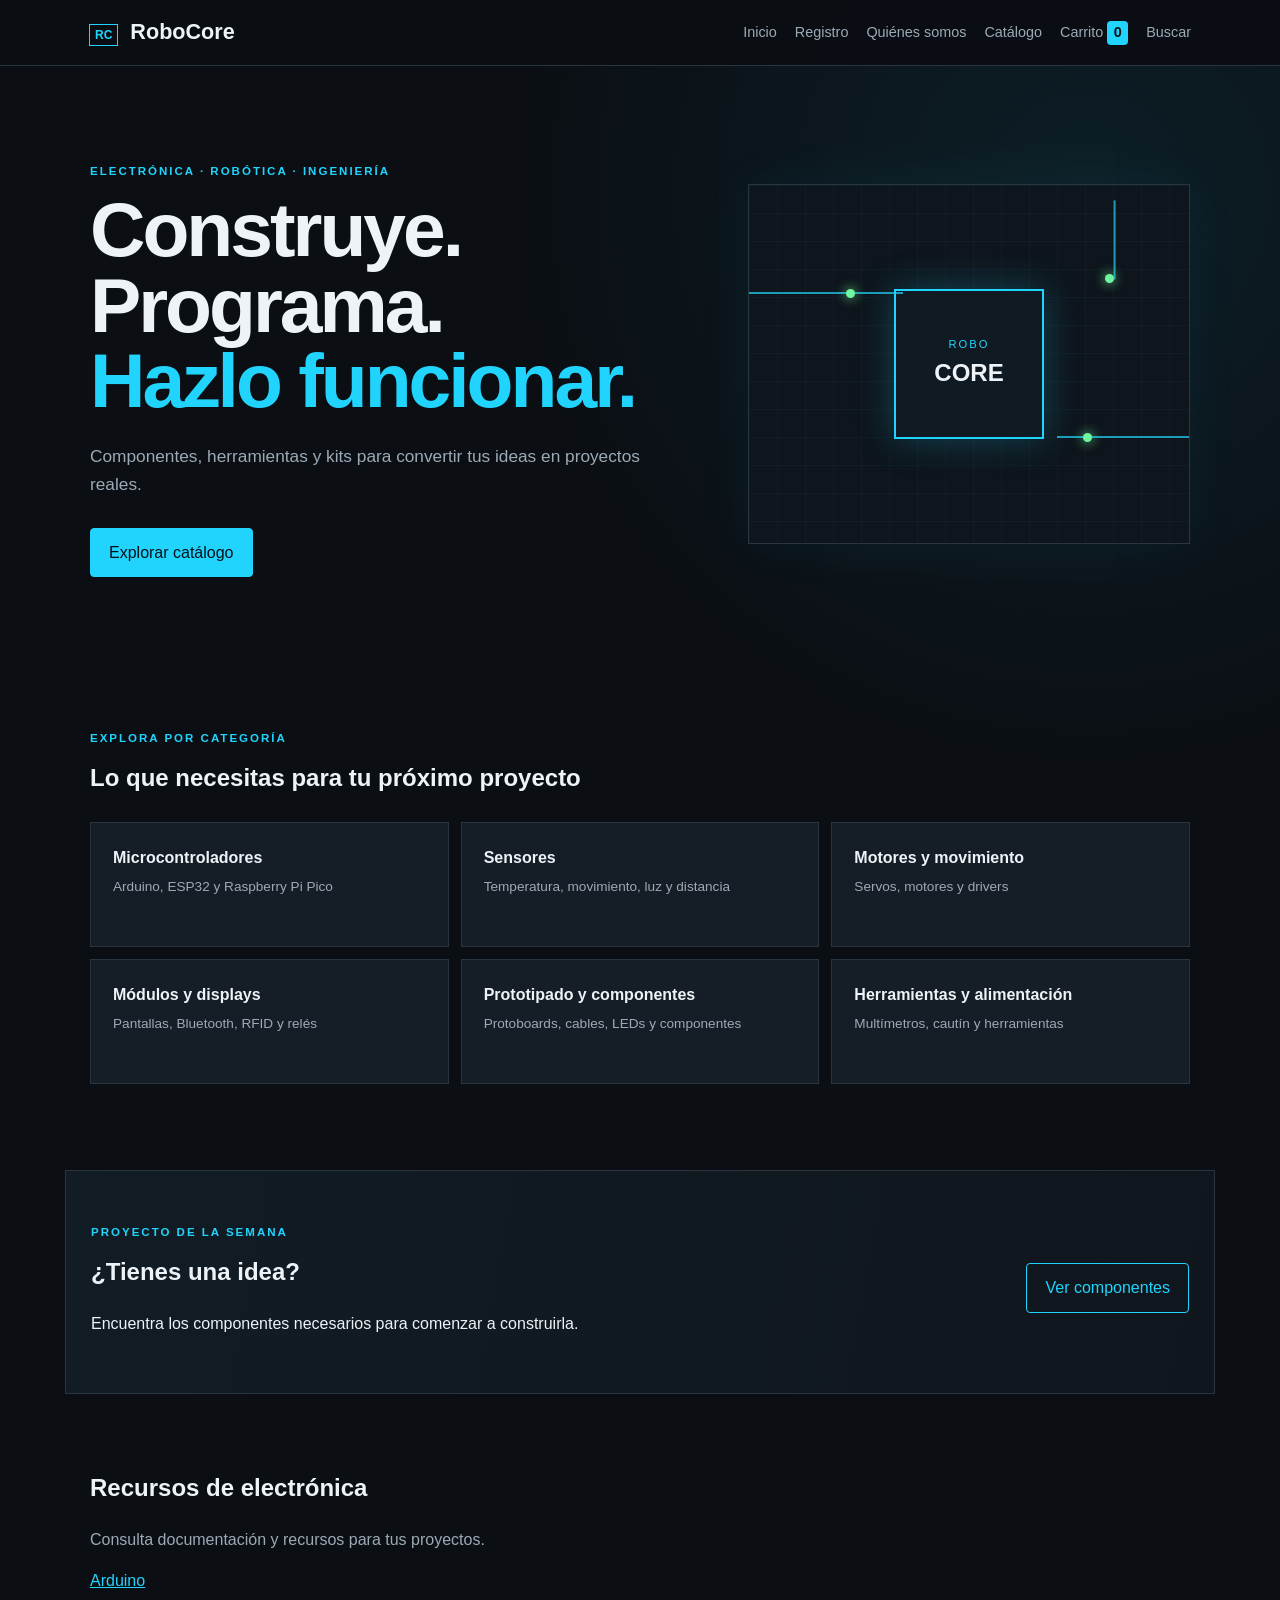
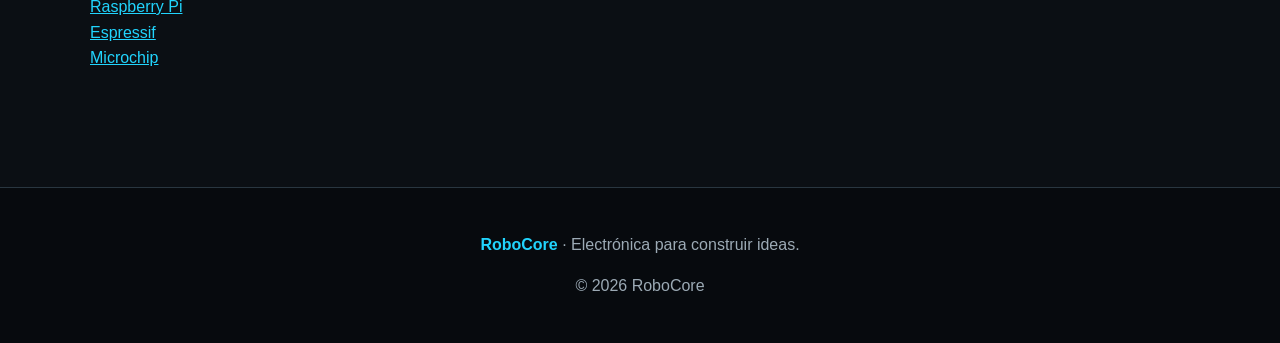
<file: index.html>
<!DOCTYPE html>
<html lang="es">

<head>
    <meta charset="UTF-8">
    <meta name="viewport" content="width=device-width, initial-scale=1.0">
    <title>RoboCore | Inicio</title>
    <link rel="stylesheet" href="assets/styles.css">
</head>

<body>
    <header>
        <nav>
            <a class="logo" href="index.html"><span>RC</span> RoboCore</a>
            <ul>
                <li><a href="index.html">Inicio</a></li>
                <li><a href="web/registro.html">Registro</a></li>
                <li><a href="web/nosotros.html">Quiénes somos</a></li>
                <li><a href="web/catalogo.html">Catálogo</a></li>
                <li><a href="web/carrito.html">Carrito <span id="cart-count">0</span></a></li>
                <li><a href="web/busqueda.html">Buscar</a></li>
            </ul>
        </nav>
    </header>
    <main>
        <section class="hero">
            <div>
                <p class="eyebrow">ELECTRÓNICA · ROBÓTICA · INGENIERÍA</p>
                <h1>Construye.<br>Programa.<br><span>Hazlo funcionar.</span></h1>
                <p>Componentes, herramientas y kits para convertir tus ideas en proyectos reales.</p>
                <a class="btn" href="web/catalogo.html">Explorar catálogo</a>
            </div>
            <div class="circuit-card">
                <div class="chip"><span>ROBO</span><strong>CORE</strong></div>
                <div class="circuit-line line-a"></div>
                <div class="circuit-line line-b"></div>
                <div class="circuit-line line-c"></div>
                <div class="node node-a"></div>
                <div class="node node-b"></div>
                <div class="node node-c"></div>
            </div>
        </section>

        <section class="section">
            <p class="eyebrow">EXPLORA POR CATEGORÍA</p>
            <h2>Lo que necesitas para tu próximo proyecto</h2>
            <ul class="category-list">
                <li><a href="web/catalogo.html#microcontroladores"><strong>Microcontroladores</strong><span>Arduino, ESP32 y Raspberry Pi Pico</span></a></li>
                <li><a href="web/catalogo.html#sensores"><strong>Sensores</strong><span>Temperatura, movimiento, luz y distancia</span></a></li>
                <li><a href="web/catalogo.html#motores"><strong>Motores y movimiento</strong><span>Servos, motores y drivers</span></a></li>
                <li><a href="web/catalogo.html#modulos"><strong>Módulos y displays</strong><span>Pantallas, Bluetooth, RFID y relés</span></a></li>
                <li><a href="web/catalogo.html#prototipado"><strong>Prototipado y componentes</strong><span>Protoboards, cables, LEDs y componentes</span></a></li>
                <li><a href="web/catalogo.html#herramientas"><strong>Herramientas y alimentación</strong><span>Multímetros, cautín y herramientas</span></a></li>
            </ul>
        </section>

        <section class="section project-banner">
            <div>
                <p class="eyebrow">PROYECTO DE LA SEMANA</p>
                <h2>¿Tienes una idea?</h2>
                <p>Encuentra los componentes necesarios para comenzar a construirla.</p>
            </div>
            <a class="btn secondary" href="web/catalogo.html">Ver componentes</a>
        </section>

        <section class="section">
            <h2>Recursos de electrónica</h2>
            <p>Consulta documentación y recursos para tus proyectos.</p>

            <ul class="external-links">
                <li>
                    <a class="external-link" href="https://www.arduino.cc/" target="_blank" rel="noopener">
                        Arduino
                    </a>
                </li>
                    
                <li>
                    <a class="external-link" href="https://www.raspberrypi.com/" target="_blank" rel="noopener">
                        Raspberry Pi
                    </a>
                </li>

                <li>
                    <a class="external-link" href="https://www.espressif.com/" target="_blank" rel="noopener">
                        Espressif
                    </a>
                </li>

                <li>
                    <a class="external-link" href="https://www.microchip.com/" target="_blank" rel="noopener">
                        Microchip
                    </a>
                </li>
            </ul>
        </section>
    </main>
    <footer>
        <p><strong>RoboCore</strong> · Electrónica para construir ideas.</p>
        <p>&copy; 2026 RoboCore</p>
    </footer>
    <script src="web/script.js"></script>
</body>

</html>
</file>
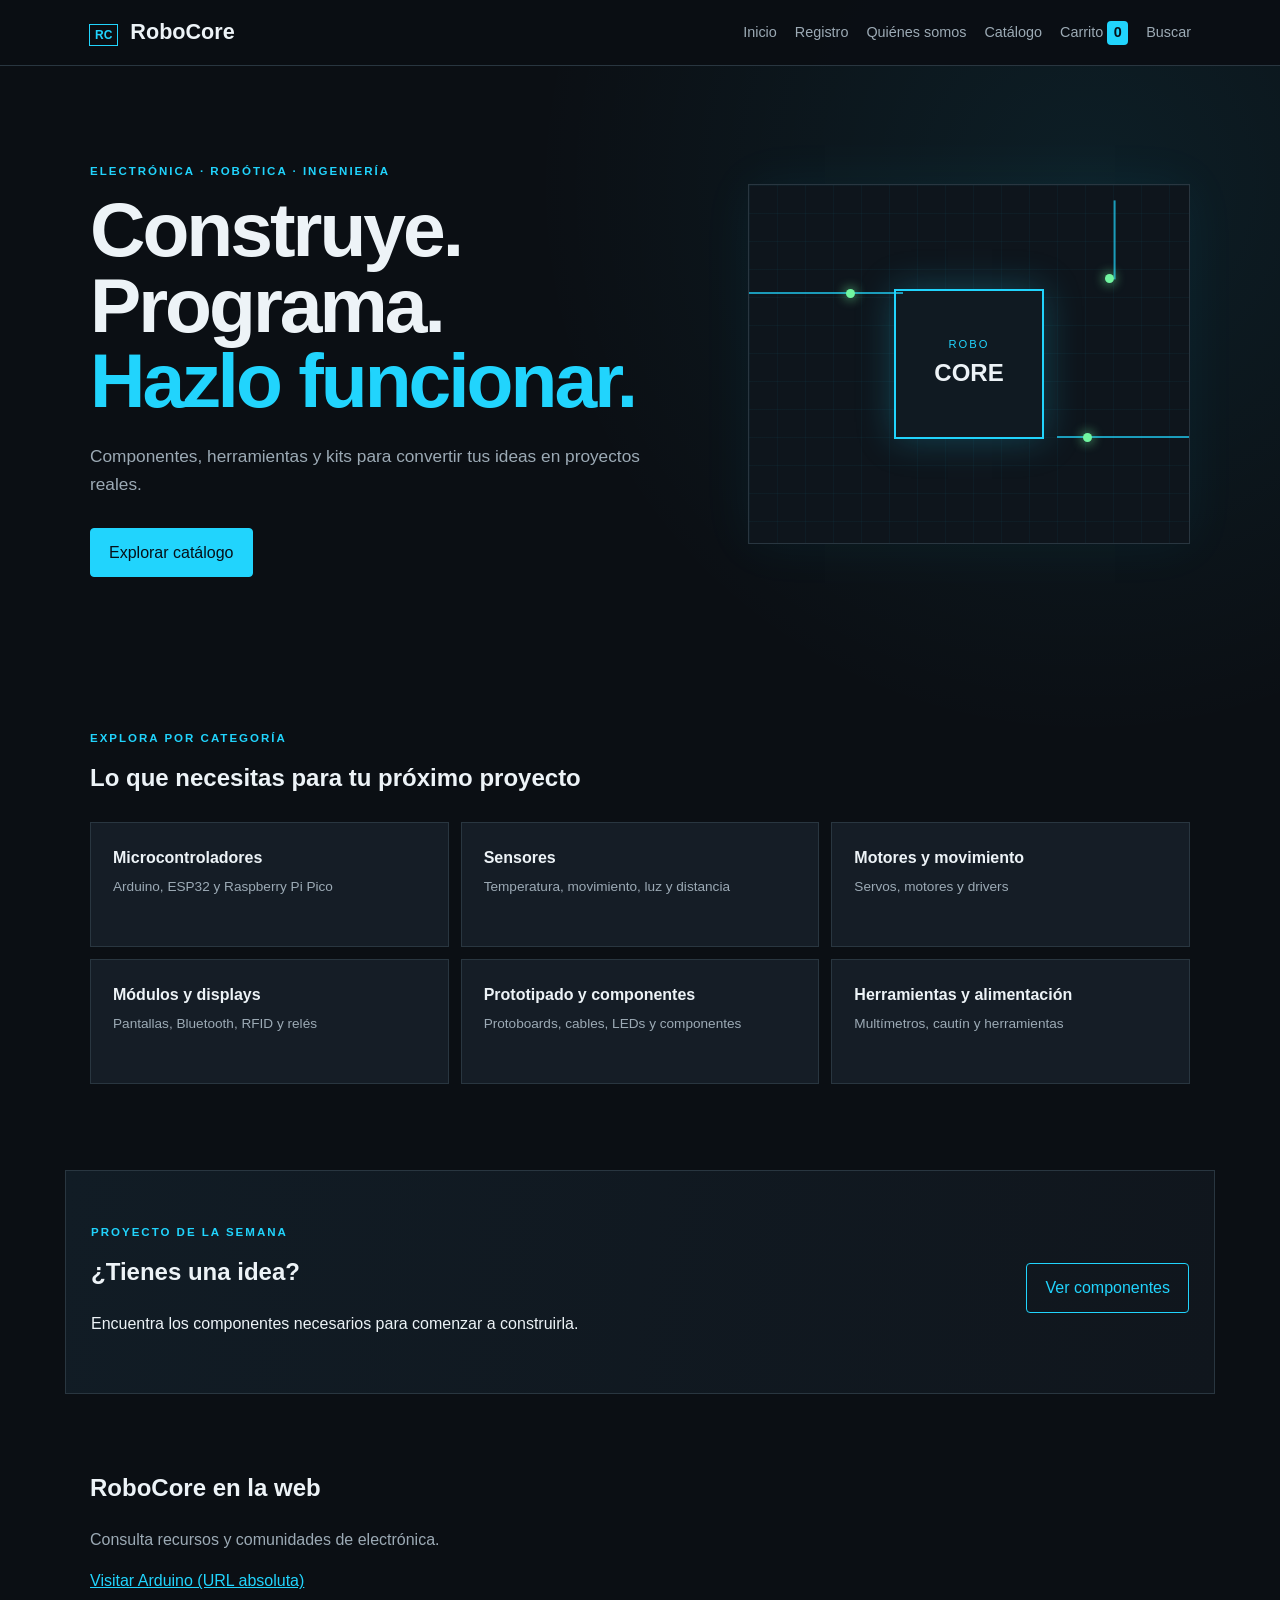
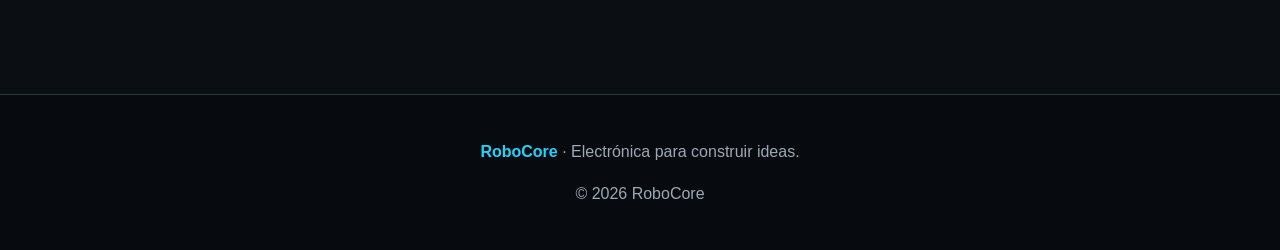
<file: web/index.html>
<!DOCTYPE html>
<html lang="es">

<head>
    <meta charset="UTF-8">
    <meta name="viewport" content="width=device-width, initial-scale=1.0">
    <title>RoboCore | Inicio</title>
    <link rel="stylesheet" href="../assets/styles.css">
</head>

<body>
    <header>
        <nav>
            <a class="logo" href="index.html"><span>RC</span> RoboCore</a>
            <ul>
                <li><a href="index.html">Inicio</a></li>
                <li><a href="registro.html">Registro</a></li>
                <li><a href="nosotros.html">Quiénes somos</a></li>
                <li><a href="catalogo.html">Catálogo</a></li>
                <li><a href="carrito.html">Carrito <span id="cart-count">0</span></a></li>
                <li><a href="busqueda.html">Buscar</a></li>
            </ul>
        </nav>
    </header>
    <main>
        <section class="hero">
            <div>
                <p class="eyebrow">ELECTRÓNICA · ROBÓTICA · INGENIERÍA</p>
                <h1>Construye.<br>Programa.<br><span>Hazlo funcionar.</span></h1>
                <p>Componentes, herramientas y kits para convertir tus ideas en proyectos reales.</p>
                <a class="btn" href="catalogo.html">Explorar catálogo</a>
            </div>
            <div class="circuit-card">
                <div class="chip"><span>ROBO</span><strong>CORE</strong></div>
                <div class="circuit-line line-a"></div>
                <div class="circuit-line line-b"></div>
                <div class="circuit-line line-c"></div>
                <div class="node node-a"></div>
                <div class="node node-b"></div>
                <div class="node node-c"></div>
            </div>
        </section>

        <section class="section">
            <p class="eyebrow">EXPLORA POR CATEGORÍA</p>
            <h2>Lo que necesitas para tu próximo proyecto</h2>
            <ul class="category-list">
                <li><a href="catalogo.html#microcontroladores"><strong>Microcontroladores</strong><span>Arduino, ESP32 y Raspberry Pi Pico</span></a></li>
                <li><a href="catalogo.html#sensores"><strong>Sensores</strong><span>Temperatura, movimiento, luz y distancia</span></a></li>
                <li><a href="catalogo.html#motores"><strong>Motores y movimiento</strong><span>Servos, motores y drivers</span></a></li>
                <li><a href="catalogo.html#modulos"><strong>Módulos y displays</strong><span>Pantallas, Bluetooth, RFID y relés</span></a></li>
                <li><a href="catalogo.html#prototipado"><strong>Prototipado y componentes</strong><span>Protoboards, cables, LEDs y componentes</span></a></li>
                <li><a href="catalogo.html#herramientas"><strong>Herramientas y alimentación</strong><span>Multímetros, cautín y herramientas</span></a></li>
            </ul>
        </section>

        <section class="section project-banner">
            <div>
                <p class="eyebrow">PROYECTO DE LA SEMANA</p>
                <h2>¿Tienes una idea?</h2>
                <p>Encuentra los componentes necesarios para comenzar a construirla.</p>
            </div>
            <a class="btn secondary" href="catalogo.html">Ver componentes</a>
        </section>

        <section class="section">
            <h2>RoboCore en la web</h2>
            <p>Consulta recursos y comunidades de electrónica.</p>
            <a class="external-link" href="https://www.arduino.cc/" target="_blank" rel="noopener">Visitar Arduino (URL absoluta)</a>
        </section>
    </main>
    <footer>
        <p><strong>RoboCore</strong> · Electrónica para construir ideas.</p>
        <p>&copy; 2026 RoboCore</p>
    </footer>
    <script src="script.js"></script>
</body>

</html>
</file>
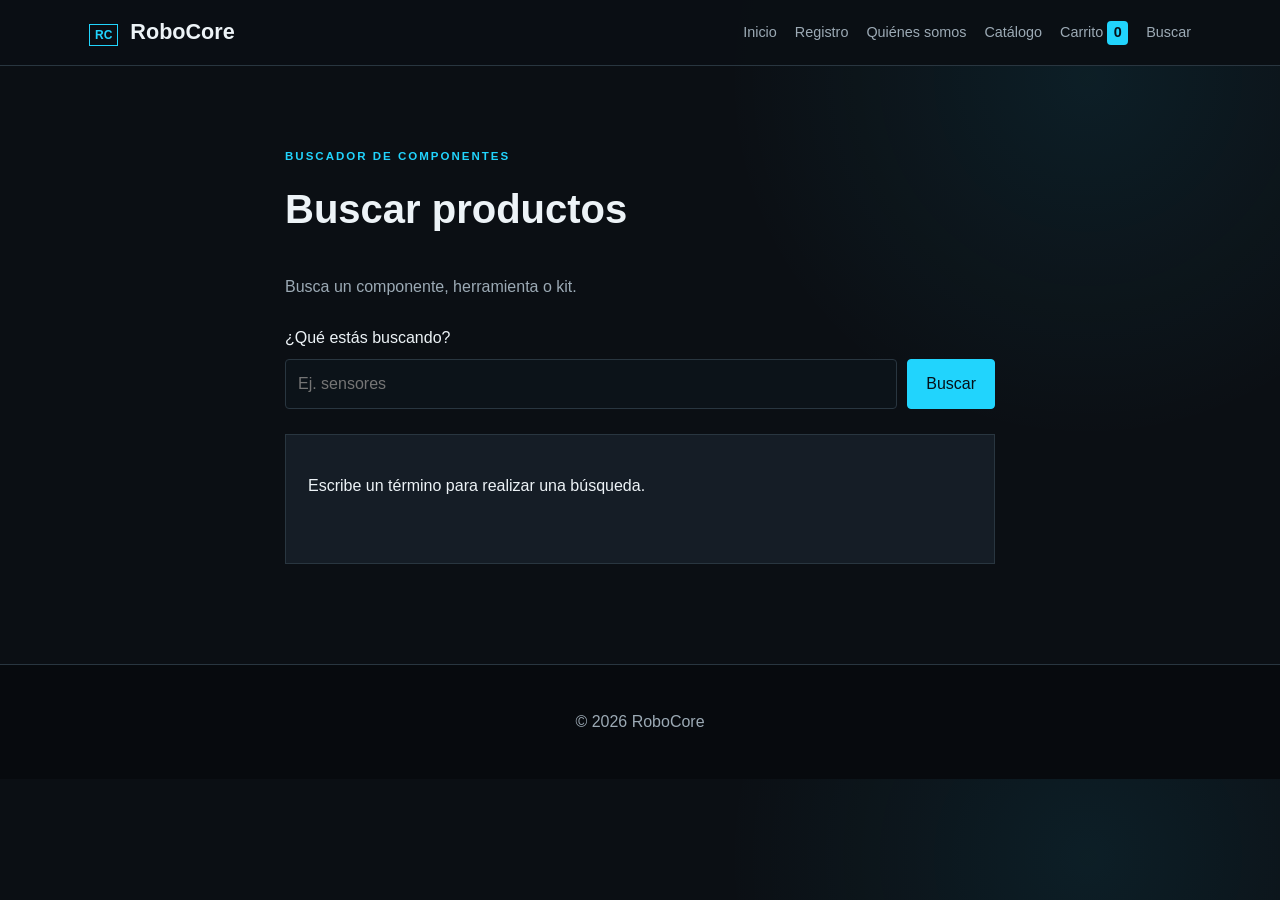
<file: web/busqueda.html>
<!DOCTYPE html>
<html lang="es">

<head>
    <meta charset="UTF-8">
    <meta name="viewport" content="width=device-width, initial-scale=1.0">
    <title>RoboCore | Búsqueda</title>
    <link rel="stylesheet" href="../assets/styles.css">
</head>

<body>
    <header>
        <nav>
            <a class="logo" href="index.html"><span>RC</span> RoboCore</a>
            <ul>
                <li><a href="../index.html">Inicio</a></li>
                <li><a href="registro.html">Registro</a></li>
                <li><a href="nosotros.html">Quiénes somos</a></li>
                <li><a href="catalogo.html">Catálogo</a></li>
                <li><a href="carrito.html">Carrito <span id="cart-count">0</span></a></li>
                <li><a href="busqueda.html">Buscar</a></li>
            </ul>
        </nav>
    </header>
    <main class="page">
        <section class="section narrow">
            <p class="eyebrow">BUSCADOR DE COMPONENTES</p>
            <h1>Buscar productos</h1>
            <p>Busca un componente, herramienta o kit.</p>
            <form id="search-form"><label for="search">¿Qué estás buscando?</label>
                <div class="search-row"><input type="text" id="search" placeholder="Ej. sensores"><button
                        type="submit">Buscar</button></div>
            </form>
            <div id="search-results" class="results">
                <p>Escribe un término para realizar una búsqueda.</p>
            </div>
        </section>
    </main>
    <footer>
        <p>&copy; 2026 RoboCore</p>
    </footer>
    <script src="script.js"></script>
</body>

</html>
</file>
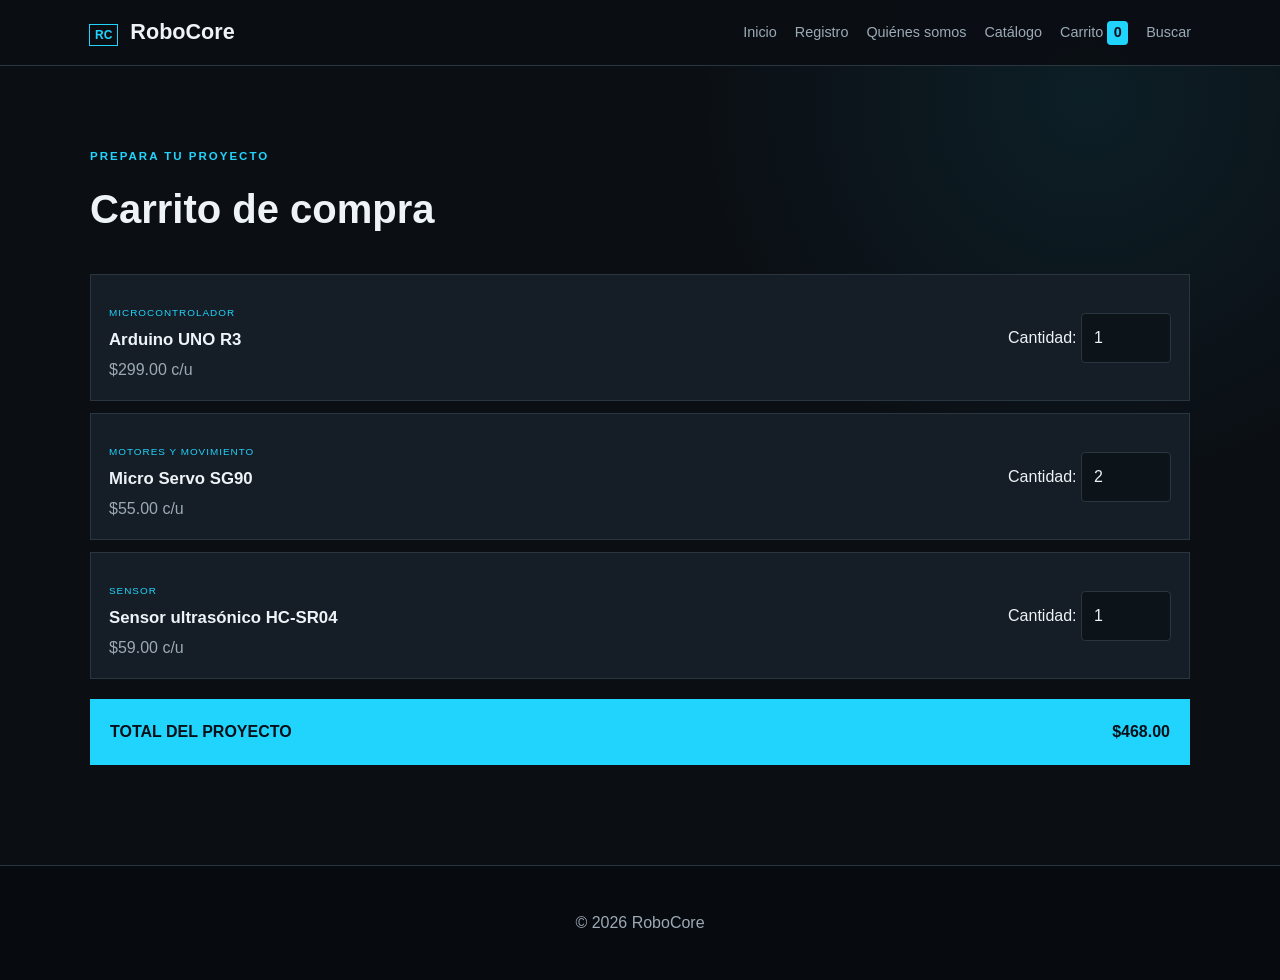
<file: web/carrito.html>
<!DOCTYPE html>
<html lang="es">
<head>
    <meta charset="UTF-8">
    <meta name="viewport" content="width=device-width, initial-scale=1.0">
    <title>RoboCore | Carrito</title>
    <link rel="stylesheet" href="../assets/styles.css">
</head>
<body>
<header>
    <nav>
        <a class="logo" href="index.html"><span>RC</span> RoboCore</a>
        <ul>
            <li><a href="../index.html">Inicio</a></li>
            <li><a href="registro.html">Registro</a></li>
            <li><a href="nosotros.html">Quiénes somos</a></li>
            <li><a href="catalogo.html">Catálogo</a></li>
            <li><a href="carrito.html">Carrito <span id="cart-count">0</span></a></li>
            <li><a href="busqueda.html">Buscar</a></li>
        </ul>
    </nav>
</header>
<main class="page">
    <section class="section">
        <p class="eyebrow">PREPARA TU PROYECTO</p>
        <h1>Carrito de compra</h1>
        <div class="cart-item">
            <div>
                <span class="tag">MICROCONTROLADOR</span>
                <h2>Arduino UNO R3</h2>
                <p>$299.00 c/u</p>
            </div>
            <label>Cantidad: <input class="quantity" type="number" min="0" step="1" value="1" data-price="299"></label>
        </div>
        <div class="cart-item">
            <div>
                <span class="tag">MOTORES Y MOVIMIENTO</span>
                <h2>Micro Servo SG90</h2>
                <p>$55.00 c/u</p>
            </div>
            <label>Cantidad: <input class="quantity" type="number" min="0" step="1" value="2" data-price="55"></label>
        </div>
        <div class="cart-item">
            <div>
                <span class="tag">SENSOR</span>
                <h2>Sensor ultrasónico HC-SR04</h2>
                <p>$59.00 c/u</p>
            </div>
            <label>Cantidad: <input class="quantity" type="number" min="0" step="1" value="1" data-price="59"></label>
        </div>
        <div class="total-box"><span>TOTAL DEL PROYECTO</span><strong id="cart-total">$468.00</strong></div>
    </section>
</main>
<footer><p>&copy; 2026 RoboCore</p></footer>
<script src="script.js"></script>
</body>
</html>
</file>
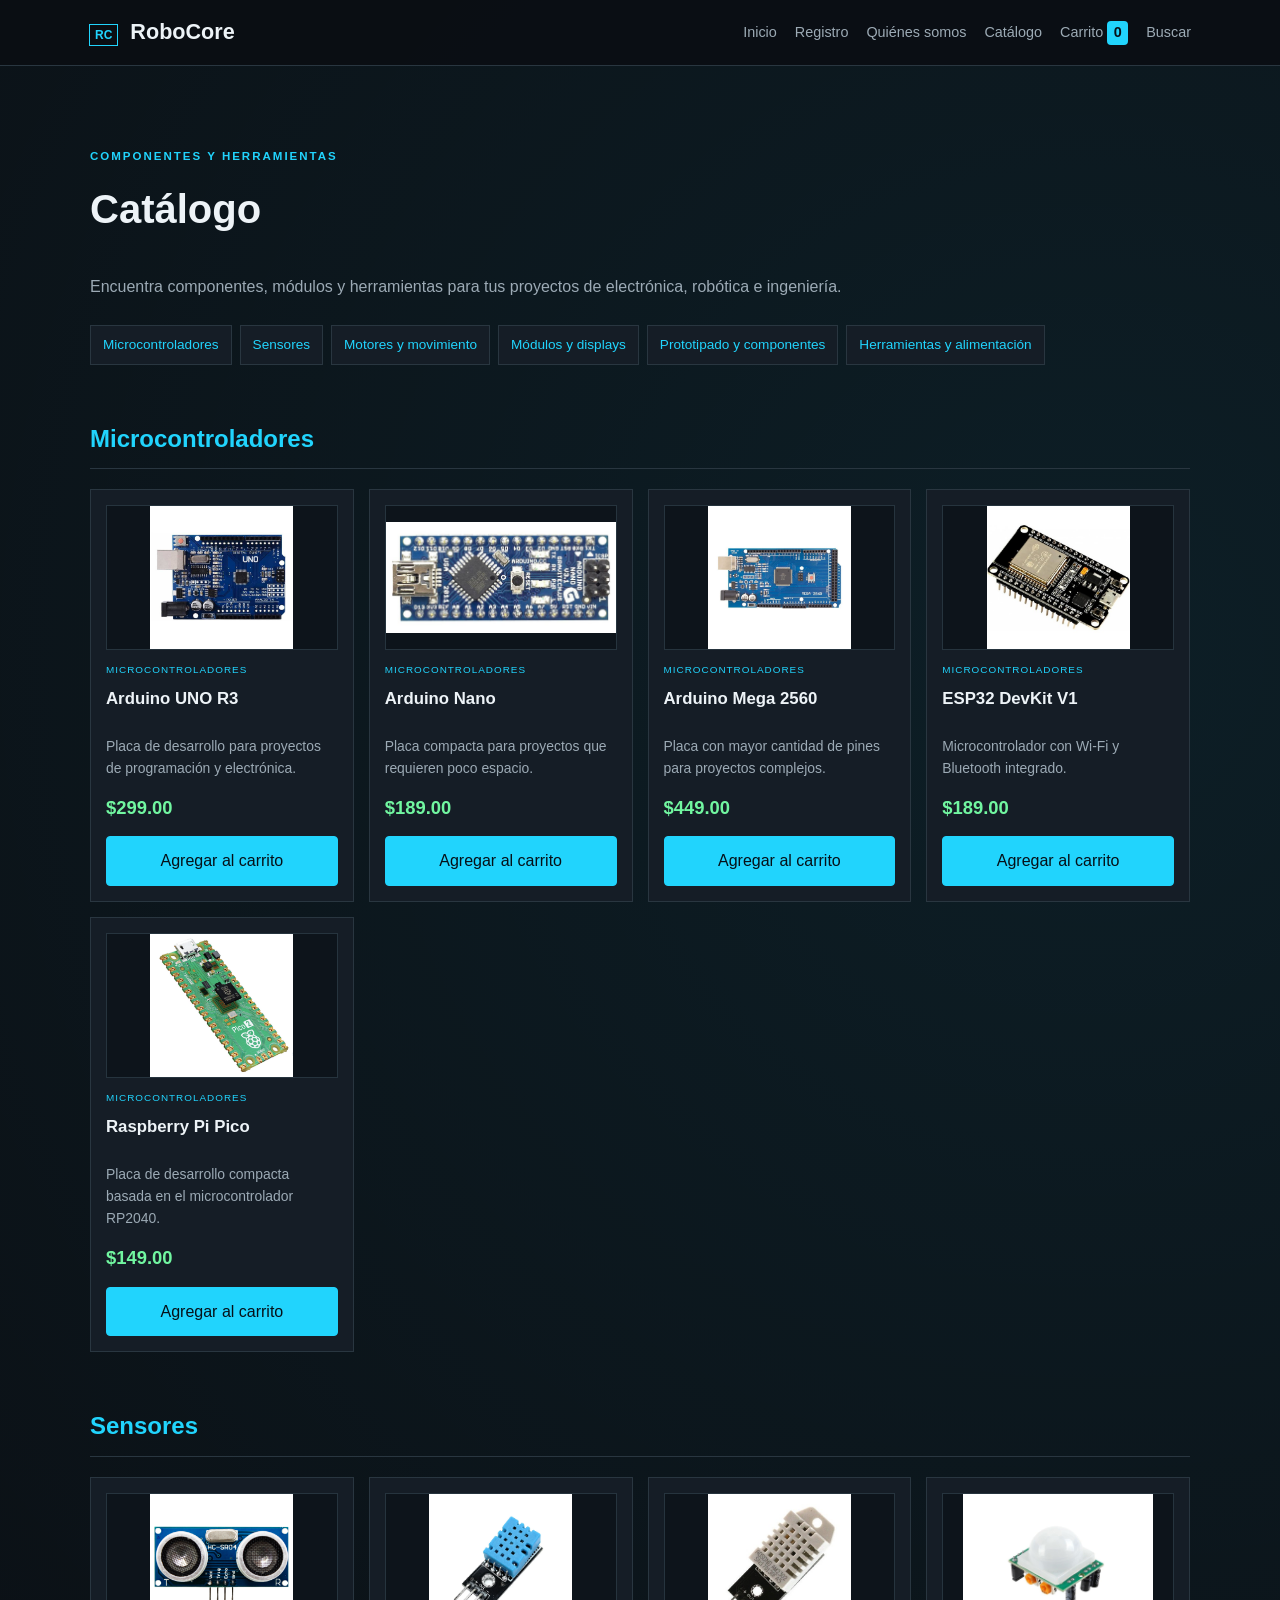
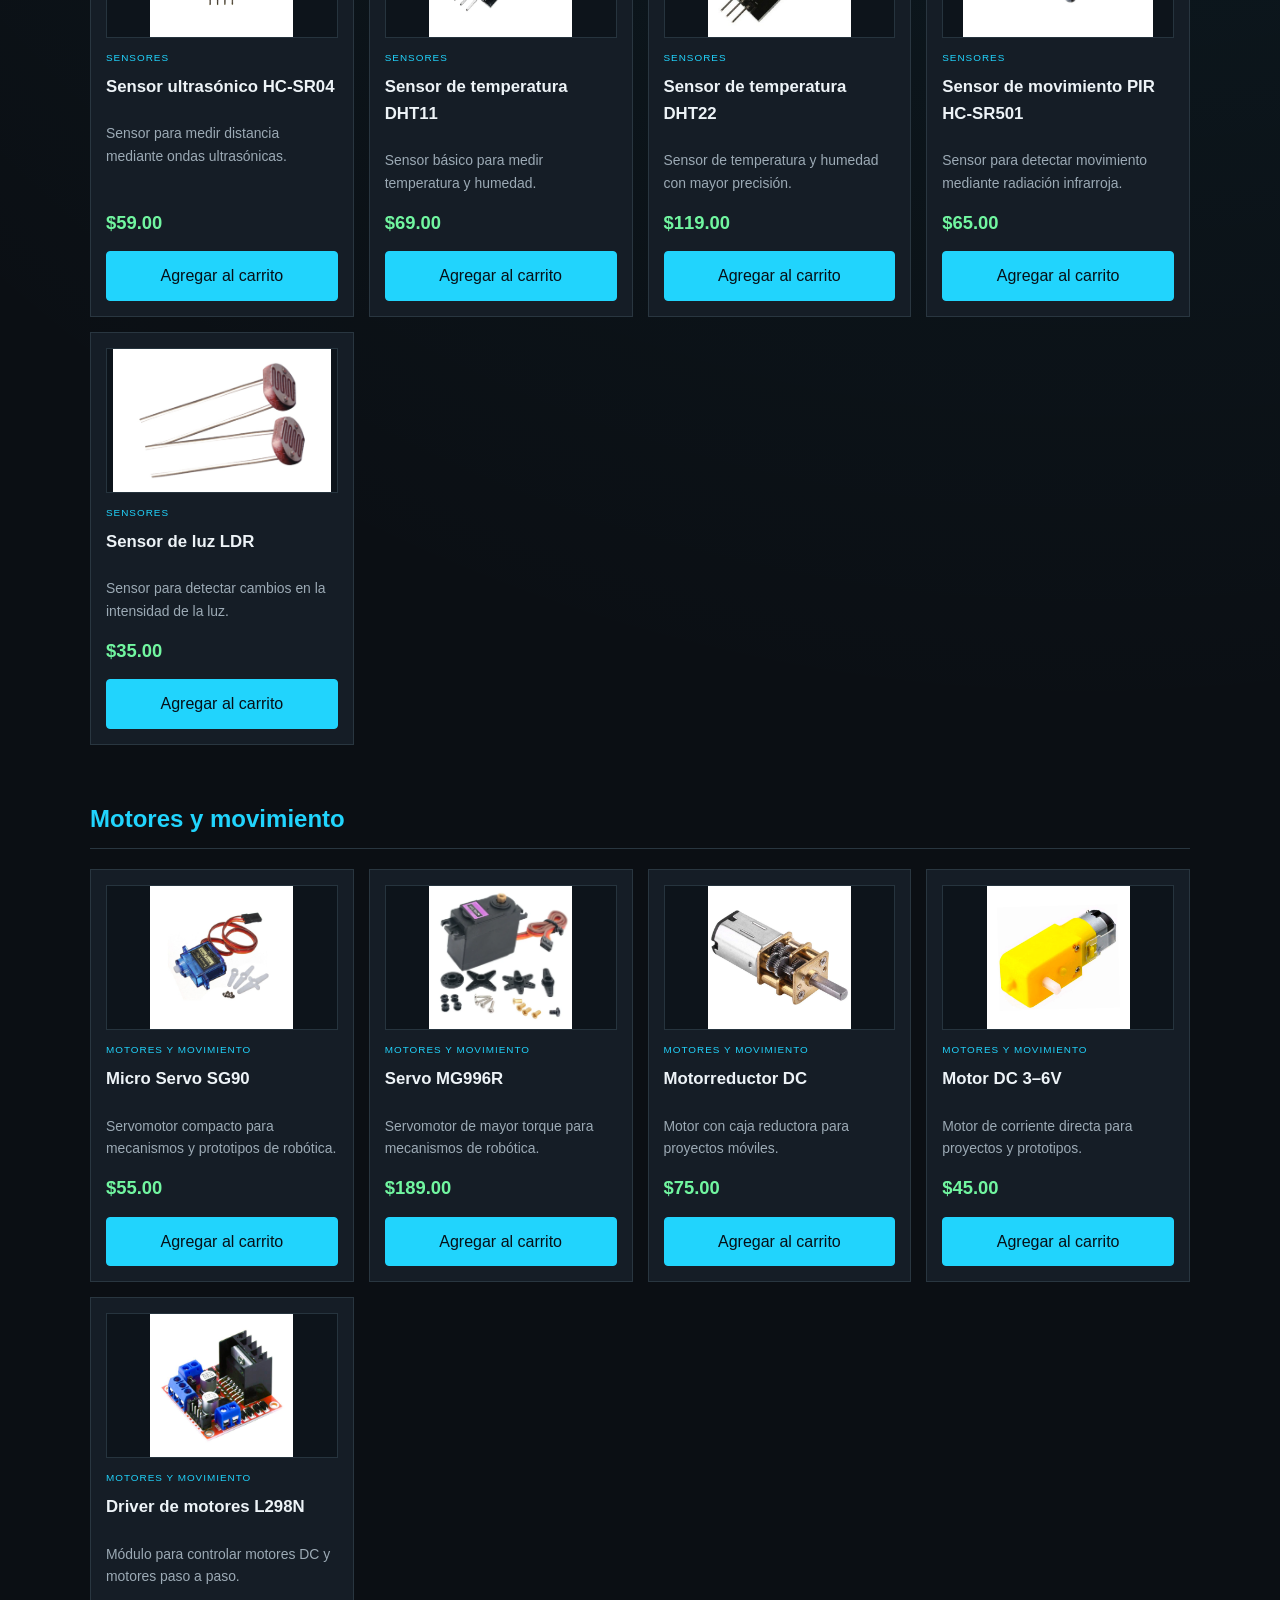
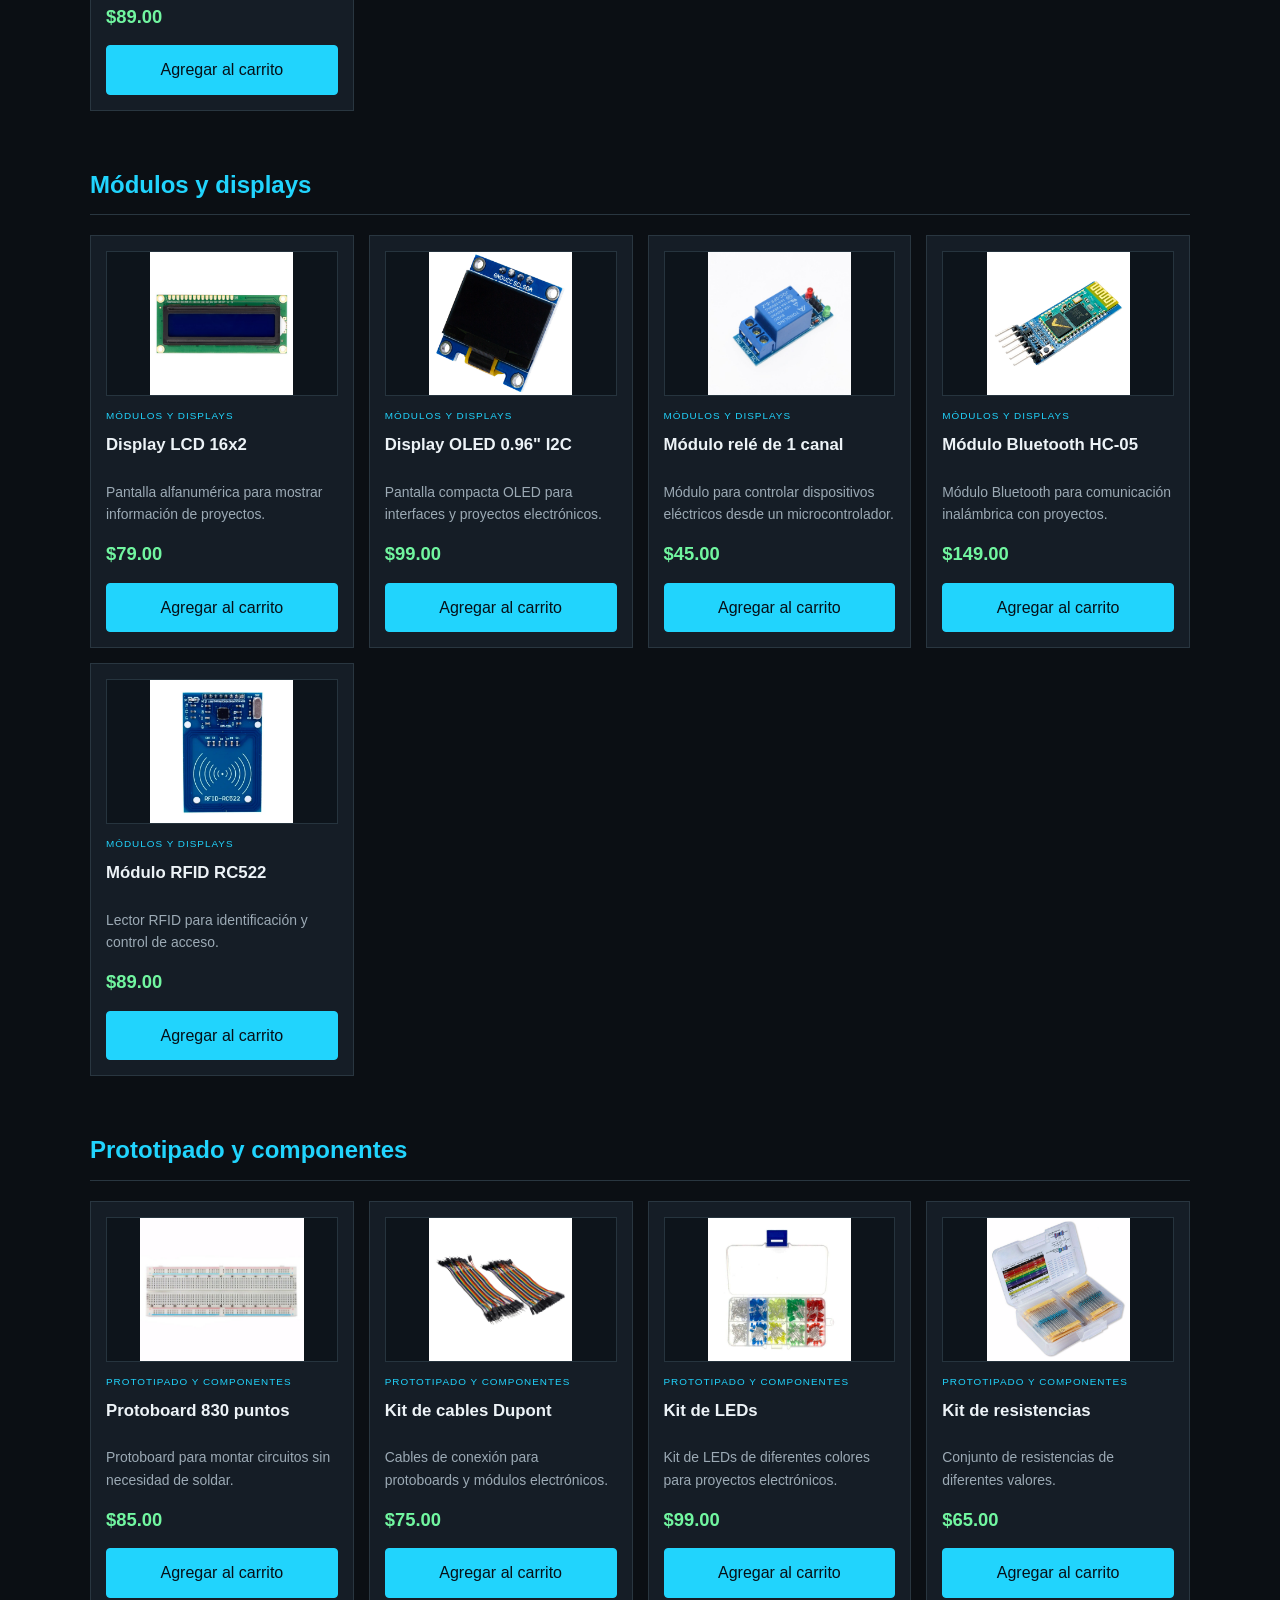
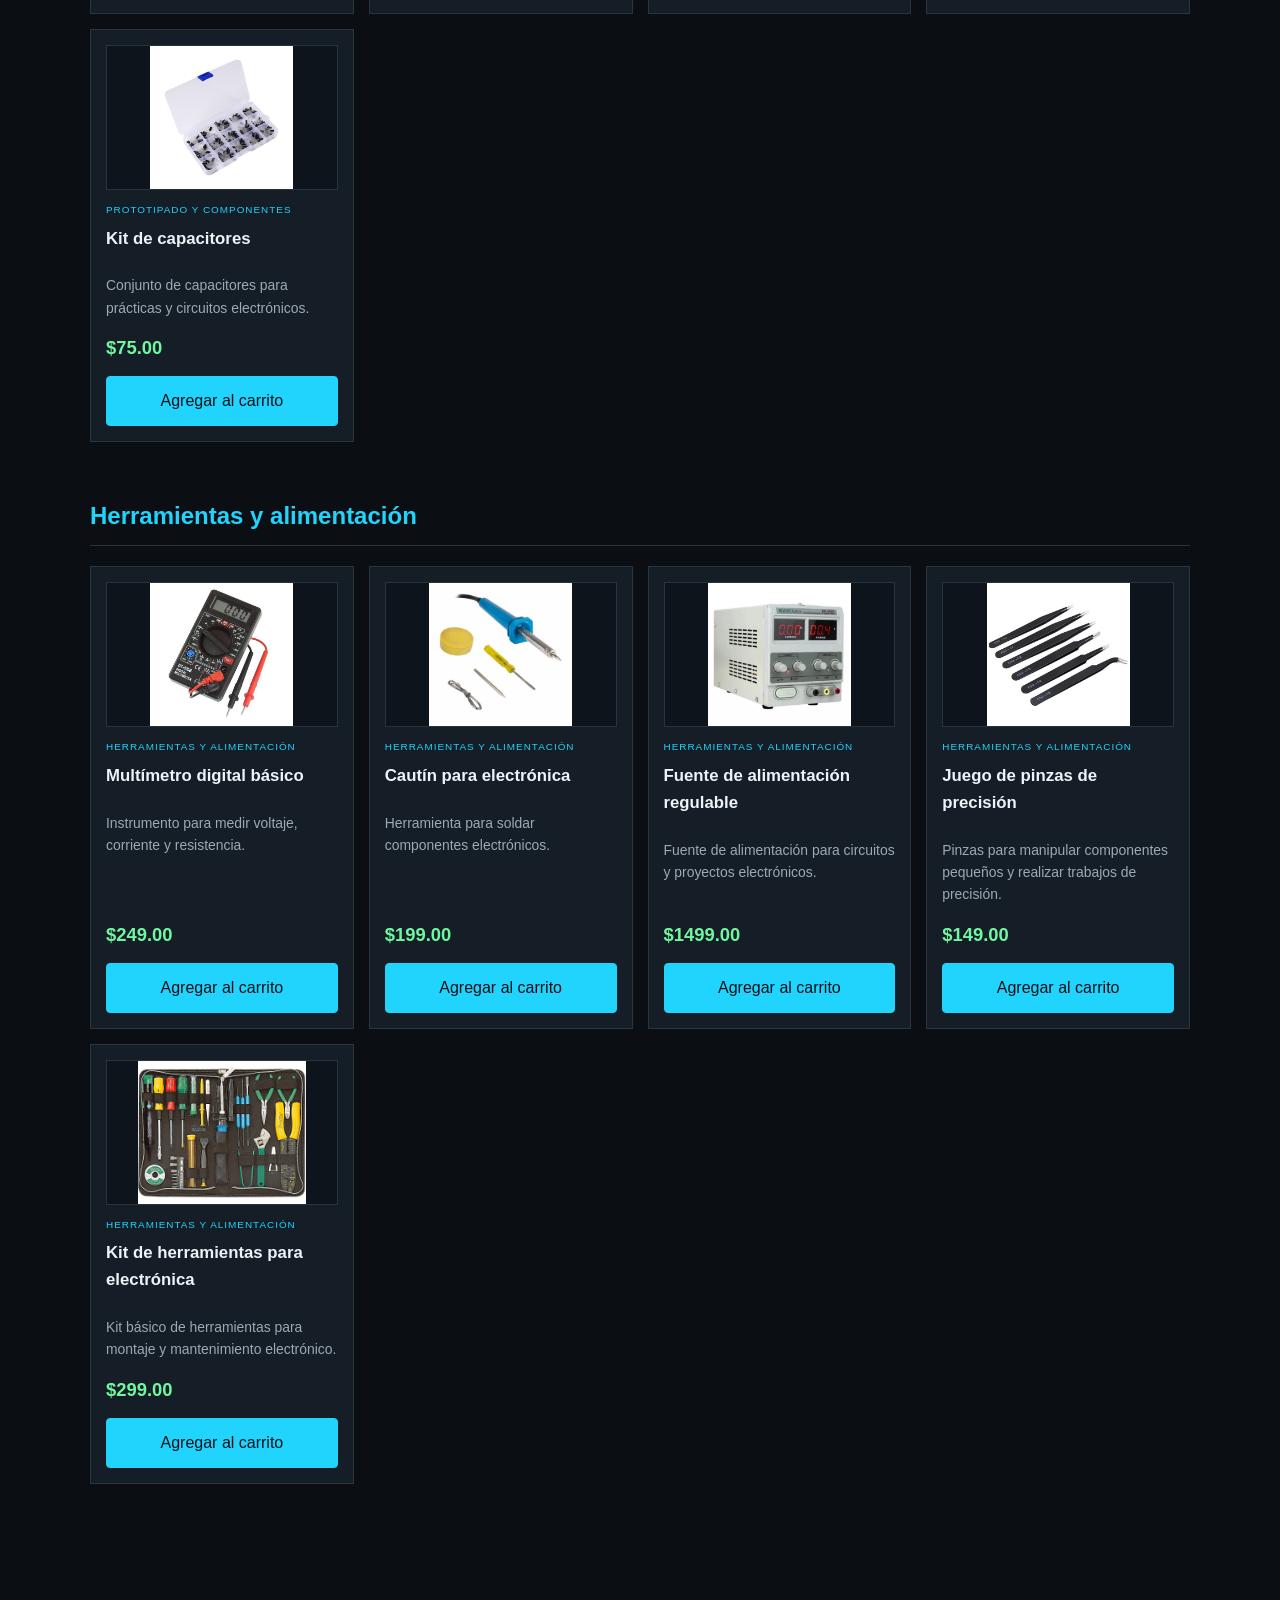
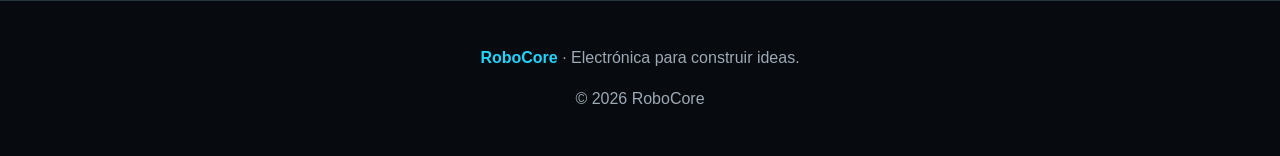
<file: web/catalogo.html>
<!DOCTYPE html>
<html lang="es">

<head>
    <meta charset="UTF-8">
    <meta name="viewport" content="width=device-width, initial-scale=1.0">
    <title>RoboCore | Catálogo</title>
    <link rel="stylesheet" href="../assets/styles.css">
</head>

<body>
    <header>
        <nav>
            <a class="logo" href="index.html"><span>RC</span> RoboCore</a>
            <ul>
                <li><a href="../index.html">Inicio</a></li>
                <li><a href="registro.html">Registro</a></li>
                <li><a href="nosotros.html">Quiénes somos</a></li>
                <li><a href="catalogo.html">Catálogo</a></li>
                <li><a href="carrito.html">Carrito <span id="cart-count">0</span></a></li>
                <li><a href="busqueda.html">Buscar</a></li>
            </ul>
        </nav>
    </header>
    <main class="page">
        <section class="section">
            <p class="eyebrow">COMPONENTES Y HERRAMIENTAS</p>
            <h1>Catálogo</h1>
            <p>Encuentra componentes, módulos y herramientas para tus proyectos de electrónica, robótica e ingeniería.
            </p>

            <div class="catalog-categories">
                <a href="#microcontroladores">Microcontroladores</a>
                <a href="#sensores">Sensores</a>
                <a href="#motores">Motores y movimiento</a>
                <a href="#modulos">Módulos y displays</a>
                <a href="#prototipado">Prototipado y componentes</a>
                <a href="#herramientas">Herramientas y alimentación</a>
            </div>

            <div class="catalog-group" id="microcontroladores">
                <h2>Microcontroladores</h2>
                <div class="products">
                    <article class="product">
                        <div class="product-image">
                            <img src="../imgs/arduino_uno_r3.jpg" alt="Arduino UNO R3">
                        </div>
                        <div class="tag">MICROCONTROLADORES</div>
                        <h2>Arduino UNO R3</h2>
                        <p>Placa de desarrollo para proyectos de programación y electrónica.</p>
                        <strong>$299.00</strong>
                        <button class="add-cart" data-product="Arduino UNO R3">Agregar al carrito</button>
                    </article>
                    <article class="product">
                        <div class="product-image">
                            <img src="../imgs\arduino_nano.jpg" alt="Arduino Nano">
                        </div>
                        <div class="tag">MICROCONTROLADORES</div>
                        <h2>Arduino Nano</h2>
                        <p>Placa compacta para proyectos que requieren poco espacio.</p>
                        <strong>$189.00</strong>
                        <button class="add-cart" data-product="Arduino Nano">Agregar al carrito</button>
                    </article>
                    <article class="product">
                        <div class="product-image">
                            <img src="../imgs\arduino_mega_2560.webp" alt="Arduino Mega 2560">
                        </div>
                        <div class="tag">MICROCONTROLADORES</div>
                        <h2>Arduino Mega 2560</h2>
                        <p>Placa con mayor cantidad de pines para proyectos complejos.</p>
                        <strong>$449.00</strong>
                        <button class="add-cart" data-product="Arduino Mega 2560">Agregar al carrito</button>
                    </article>
                    <article class="product">
                        <div class="product-image">
                            <img src="../imgs\esp32_devkit_v1.jpg" alt="ESP32 DevKit V1">
                        </div>
                        <div class="tag">MICROCONTROLADORES</div>
                        <h2>ESP32 DevKit V1</h2>
                        <p>Microcontrolador con Wi-Fi y Bluetooth integrado.</p>
                        <strong>$189.00</strong>
                        <button class="add-cart" data-product="ESP32 DevKit V1">Agregar al carrito</button>
                    </article>
                    <article class="product">
                        <div class="product-image">
                            <img src="../imgs\raspberry_pi_pico.png" alt="Raspberry Pi Pico">
                        </div>
                        <div class="tag">MICROCONTROLADORES</div>
                        <h2>Raspberry Pi Pico</h2>
                        <p>Placa de desarrollo compacta basada en el microcontrolador RP2040.</p>
                        <strong>$149.00</strong>
                        <button class="add-cart" data-product="Raspberry Pi Pico">Agregar al carrito</button>
                    </article>
                </div>
            </div>

            <div class="catalog-group" id="sensores">
                <h2>Sensores</h2>
                <div class="products">
                    <article class="product">
                        <div class="product-image">
                            <img src="../imgs\sensor_ultrasonico_hc-sr04.webp" alt="Sensor ultrasónico HC-SR04">
                        </div>
                        <div class="tag">SENSORES</div>
                        <h2>Sensor ultrasónico HC-SR04</h2>
                        <p>Sensor para medir distancia mediante ondas ultrasónicas.</p>
                        <strong>$59.00</strong>
                        <button class="add-cart" data-product="Sensor ultrasónico HC-SR04">Agregar al carrito</button>
                    </article>
                    <article class="product">
                        <div class="product-image">
                            <img src="../imgs\sensor_de_temperatura_dht11.webp" alt="Sensor de temperatura DHT11">
                        </div>
                        <div class="tag">SENSORES</div>
                        <h2>Sensor de temperatura DHT11</h2>
                        <p>Sensor básico para medir temperatura y humedad.</p>
                        <strong>$69.00</strong>
                        <button class="add-cart" data-product="Sensor de temperatura DHT11">Agregar al carrito</button>
                    </article>
                    <article class="product">
                        <div class="product-image">
                            <img src="../imgs\sensor_de_temperatura_dht22.jpg" alt="Sensor de temperatura DHT22">
                        </div>
                        <div class="tag">SENSORES</div>
                        <h2>Sensor de temperatura DHT22</h2>
                        <p>Sensor de temperatura y humedad con mayor precisión.</p>
                        <strong>$119.00</strong>
                        <button class="add-cart" data-product="Sensor de temperatura DHT22">Agregar al carrito</button>
                    </article>
                    <article class="product">
                        <div class="product-image">
                            <img src="../imgs\sensor-pir-hc-sr501-HCSR501.jpg" alt="Sensor de movimiento PIR HC-SR501">
                        </div>
                        <div class="tag">SENSORES</div>
                        <h2>Sensor de movimiento PIR HC-SR501</h2>
                        <p>Sensor para detectar movimiento mediante radiación infrarroja.</p>
                        <strong>$65.00</strong>
                        <button class="add-cart" data-product="Sensor de movimiento PIR HC-SR501">Agregar al
                            carrito</button>
                    </article>
                    <article class="product">
                        <div class="product-image">
                            <img src="../imgs\ldr-fotorresistor-arduino.jpg" alt="Sensor de luz LDR">
                        </div>
                        <div class="tag">SENSORES</div>
                        <h2>Sensor de luz LDR</h2>
                        <p>Sensor para detectar cambios en la intensidad de la luz.</p>
                        <strong>$35.00</strong>
                        <button class="add-cart" data-product="Sensor de luz LDR">Agregar al carrito</button>
                    </article>
                </div>
            </div>

            <div class="catalog-group" id="motores">
                <h2>Motores y movimiento</h2>
                <div class="products">
                    <article class="product">
                        <div class="product-image">
                            <img src="../imgs\micro_servomotor_sg90.jpg" alt="Micro Servo SG90">
                        </div>
                        <div class="tag">MOTORES Y MOVIMIENTO</div>
                        <h2>Micro Servo SG90</h2>
                        <p>Servomotor compacto para mecanismos y prototipos de robótica.</p>
                        <strong>$55.00</strong>
                        <button class="add-cart" data-product="Micro Servo SG90">Agregar al carrito</button>
                    </article>
                    <article class="product">
                        <div class="product-image">
                            <img src="../imgs\servo_motor_MG996R.webp" alt="Servo MG996R">
                        </div>
                        <div class="tag">MOTORES Y MOVIMIENTO</div>
                        <h2>Servo MG996R</h2>
                        <p>Servomotor de mayor torque para mecanismos de robótica.</p>
                        <strong>$189.00</strong>
                        <button class="add-cart" data-product="Servo MG996R">Agregar al carrito</button>
                    </article>
                    <article class="product">
                        <div class="product-image">
                            <img src="../imgs\motorreductor_dc.jpg" alt="Motorreductor DC">
                        </div>
                        <div class="tag">MOTORES Y MOVIMIENTO</div>
                        <h2>Motorreductor DC</h2>
                        <p>Motor con caja reductora para proyectos móviles.</p>
                        <strong>$75.00</strong>
                        <button class="add-cart" data-product="Motorreductor DC">Agregar al carrito</button>
                    </article>
                    <article class="product">
                        <div class="product-image">
                            <img src="../imgs\motor_dc_3-6v.png" alt="Motor DC 3–6V">
                        </div>
                        <div class="tag">MOTORES Y MOVIMIENTO</div>
                        <h2>Motor DC 3–6V</h2>
                        <p>Motor de corriente directa para proyectos y prototipos.</p>
                        <strong>$45.00</strong>
                        <button class="add-cart" data-product="Motor DC 3–6V">Agregar al carrito</button>
                    </article>
                    <article class="product">
                        <div class="product-image">
                            <img src="../imgs\driver_motores_L298N.jpg" alt="Driver de motores L298N">
                        </div>
                        <div class="tag">MOTORES Y MOVIMIENTO</div>
                        <h2>Driver de motores L298N</h2>
                        <p>Módulo para controlar motores DC y motores paso a paso.</p>
                        <strong>$89.00</strong>
                        <button class="add-cart" data-product="Driver de motores L298N">Agregar al carrito</button>
                    </article>
                </div>
            </div>

            <div class="catalog-group" id="modulos">
                <h2>Módulos y displays</h2>
                <div class="products">
                    <article class="product">
                        <div class="product-image">
                            <img src="../imgs\16x2display.png" alt="Display LCD 16x2">
                        </div>
                        <div class="tag">MÓDULOS Y DISPLAYS</div>
                        <h2>Display LCD 16x2</h2>
                        <p>Pantalla alfanumérica para mostrar información de proyectos.</p>
                        <strong>$79.00</strong>
                        <button class="add-cart" data-product="Display LCD 16x2">Agregar al carrito</button>
                    </article>
                    <article class="product">
                        <div class="product-image">
                            <img src="../imgs\display-oled-0-96-128x64-ssd1306-i2c-2.webp" alt="Display OLED 0.96&quot; I2C">
                        </div>
                        <div class="tag">MÓDULOS Y DISPLAYS</div>
                        <h2>Display OLED 0.96&quot; I2C</h2>
                        <p>Pantalla compacta OLED para interfaces y proyectos electrónicos.</p>
                        <strong>$99.00</strong>
                        <button class="add-cart" data-product="Display OLED 0.96&quot; I2C">Agregar al carrito</button>
                    </article>
                    <article class="product">
                        <div class="product-image">
                            <img src="../imgs\modulo_rele_1_canal.jpg" alt="Módulo relé de 1 canal">
                        </div>
                        <div class="tag">MÓDULOS Y DISPLAYS</div>
                        <h2>Módulo relé de 1 canal</h2>
                        <p>Módulo para controlar dispositivos eléctricos desde un microcontrolador.</p>
                        <strong>$45.00</strong>
                        <button class="add-cart" data-product="Módulo relé de 1 canal">Agregar al carrito</button>
                    </article>
                    <article class="product">
                        <div class="product-image">
                            <img src="../imgs\modulo_bluetooth_hc-05.webp" alt="Módulo Bluetooth HC-05">
                        </div>
                        <div class="tag">MÓDULOS Y DISPLAYS</div>
                        <h2>Módulo Bluetooth HC-05</h2>
                        <p>Módulo Bluetooth para comunicación inalámbrica con proyectos.</p>
                        <strong>$149.00</strong>
                        <button class="add-cart" data-product="Módulo Bluetooth HC-05">Agregar al carrito</button>
                    </article>
                    <article class="product">
                        <div class="product-image">
                            <img src="../imgs\Modulo-RFID-RC522.png" alt="Módulo RFID RC522">
                        </div>
                        <div class="tag">MÓDULOS Y DISPLAYS</div>
                        <h2>Módulo RFID RC522</h2>
                        <p>Lector RFID para identificación y control de acceso.</p>
                        <strong>$89.00</strong>
                        <button class="add-cart" data-product="Módulo RFID RC522">Agregar al carrito</button>
                    </article>
                </div>
            </div>

            <div class="catalog-group" id="prototipado">
                <h2>Prototipado y componentes</h2>
                <div class="products">
                    <article class="product">
                        <div class="product-image">
                            <img src="../imgs\Protoboard_830.jpg" alt="Protoboard 830 puntos">
                        </div>
                        <div class="tag">PROTOTIPADO Y COMPONENTES</div>
                        <h2>Protoboard 830 puntos</h2>
                        <p>Protoboard para montar circuitos sin necesidad de soldar.</p>
                        <strong>$85.00</strong>
                        <button class="add-cart" data-product="Protoboard 830 puntos">Agregar al carrito</button>
                    </article>
                    <article class="product">
                        <div class="product-image">
                            <img src="../imgs\juego-de-80-cables-dupont.webp" alt="Kit de cables Dupont">
                        </div>
                        <div class="tag">PROTOTIPADO Y COMPONENTES</div>
                        <h2>Kit de cables Dupont</h2>
                        <p>Cables de conexión para protoboards y módulos electrónicos.</p>
                        <strong>$75.00</strong>
                        <button class="add-cart" data-product="Kit de cables Dupont">Agregar al carrito</button>
                    </article>
                    <article class="product">
                        <div class="product-image">
                            <img src="../imgs\Kit-Leds-200.jpg" alt="Kit de LEDs">
                        </div>
                        <div class="tag">PROTOTIPADO Y COMPONENTES</div>
                        <h2>Kit de LEDs</h2>
                        <p>Kit de LEDs de diferentes colores para proyectos electrónicos.</p>
                        <strong>$99.00</strong>
                        <button class="add-cart" data-product="Kit de LEDs">Agregar al carrito</button>
                    </article>
                    <article class="product">
                        <div class="product-image">
                            <img src="../imgs\Kit-Resistencias.jpeg" alt="Kit de resistencias">
                        </div>
                        <div class="tag">PROTOTIPADO Y COMPONENTES</div>
                        <h2>Kit de resistencias</h2>
                        <p>Conjunto de resistencias de diferentes valores.</p>
                        <strong>$65.00</strong>
                        <button class="add-cart" data-product="Kit de resistencias">Agregar al carrito</button>
                    </article>
                    <article class="product">
                        <div class="product-image">
                            <img src="../imgs\Kit-Capacitores.jpg" alt="Kit de capacitores">
                        </div>
                        <div class="tag">PROTOTIPADO Y COMPONENTES</div>
                        <h2>Kit de capacitores</h2>
                        <p>Conjunto de capacitores para prácticas y circuitos electrónicos.</p>
                        <strong>$75.00</strong>
                        <button class="add-cart" data-product="Kit de capacitores">Agregar al carrito</button>
                    </article>
                </div>
            </div>

            <div class="catalog-group" id="herramientas">
                <h2>Herramientas y alimentación</h2>
                <div class="products">
                    <article class="product">
                        <div class="product-image">
                            <img src="../imgs\Multimetro-Digital.jpg" alt="Multímetro digital básico">
                        </div>
                        <div class="tag">HERRAMIENTAS Y ALIMENTACIÓN</div>
                        <h2>Multímetro digital básico</h2>
                        <p>Instrumento para medir voltaje, corriente y resistencia.</p>
                        <strong>$249.00</strong>
                        <button class="add-cart" data-product="Multímetro digital básico">Agregar al carrito</button>
                    </article>
                    <article class="product">
                        <div class="product-image">
                            <img src="../imgs\cautin-tipo-lapiz.webp" alt="Cautín para electrónica">
                        </div>
                        <div class="tag">HERRAMIENTAS Y ALIMENTACIÓN</div>
                        <h2>Cautín para electrónica</h2>
                        <p>Herramienta para soldar componentes electrónicos.</p>
                        <strong>$199.00</strong>
                        <button class="add-cart" data-product="Cautín para electrónica">Agregar al carrito</button>
                    </article>
                    <article class="product">
                        <div class="product-image">
                            <img src="../imgs\fuente-alimentacion-regulable.webp" alt="Fuente de alimentación regulable">
                        </div>
                        <div class="tag">HERRAMIENTAS Y ALIMENTACIÓN</div>
                        <h2>Fuente de alimentación regulable</h2>
                        <p>Fuente de alimentación para circuitos y proyectos electrónicos.</p>
                        <strong>$1499.00</strong>
                        <button class="add-cart" data-product="Fuente de alimentación regulable">Agregar al carrito</button>
                    </article>
                    <article class="product">
                        <div class="product-image">
                            <img src="../imgs\juego-pinzas-de-precision.jpg" alt="Juego de pinzas de precisión">
                        </div>
                        <div class="tag">HERRAMIENTAS Y ALIMENTACIÓN</div>
                        <h2>Juego de pinzas de precisión</h2>
                        <p>Pinzas para manipular componentes pequeños y realizar trabajos de precisión.</p>
                        <strong>$149.00</strong>
                        <button class="add-cart" data-product="Juego de pinzas de precisión">Agregar al carrito</button>
                    </article>
                    <article class="product">
                        <div class="product-image">
                            <img src="../imgs\kit-herramientas-electronica.jpg" alt="Kit de herramientas para electrónica">
                        </div>
                        <div class="tag">HERRAMIENTAS Y ALIMENTACIÓN</div>
                        <h2>Kit de herramientas para electrónica</h2>
                        <p>Kit básico de herramientas para montaje y mantenimiento electrónico.</p>
                        <strong>$299.00</strong>
                        <button class="add-cart" data-product="Kit de herramientas para electrónica">Agregar al
                            carrito</button>
                    </article>
                </div>
            </div>

            <p id="catalog-message" class="message"></p>
        </section>
    </main>
    <footer>
        <p><strong>RoboCore</strong> · Electrónica para construir ideas.</p>
        <p>&copy; 2026 RoboCore</p>
    </footer>
    <script src="script.js"></script>
</body>

</html>
</file>
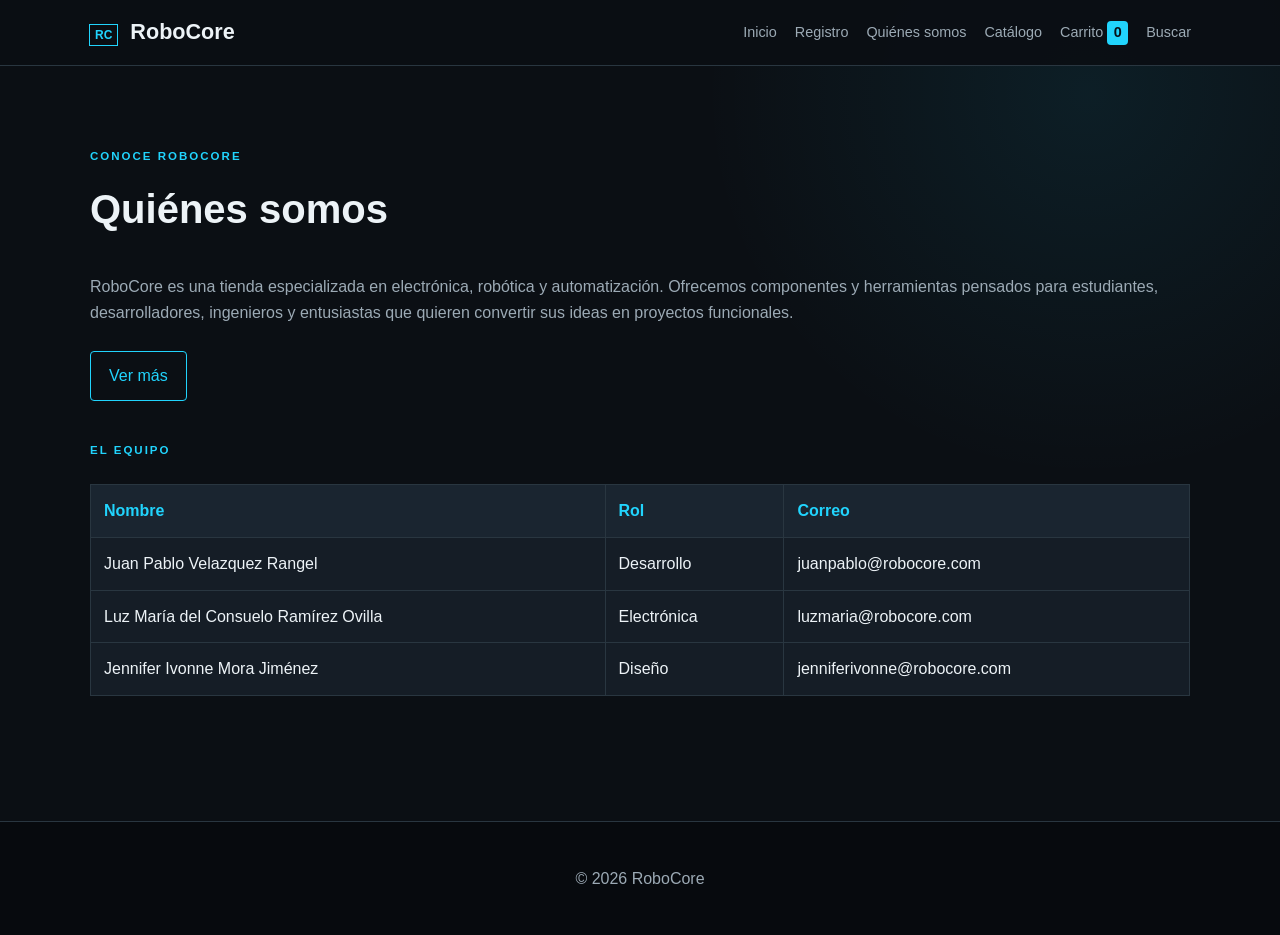
<file: web/nosotros.html>
<!DOCTYPE html>
<html lang="es">

<head>
    <meta charset="UTF-8">
    <meta name="viewport" content="width=device-width, initial-scale=1.0">
    <title>RoboCore | Quiénes somos</title>
    <link rel="stylesheet" href="../assets/styles.css">
</head>

<body>
    <header>
        <nav>
            <a class="logo" href="index.html"><span>RC</span> RoboCore</a>
            <ul>
                <li><a href="../index.html">Inicio</a></li>
                <li><a href="registro.html">Registro</a></li>
                <li><a href="nosotros.html">Quiénes somos</a></li>
                <li><a href="catalogo.html">Catálogo</a></li>
                <li><a href="carrito.html">Carrito <span id="cart-count">0</span></a></li>
                <li><a href="busqueda.html">Buscar</a></li>
            </ul>
        </nav>
    </header>

    <main class="page">
        <section class="section">
            <p class="eyebrow">CONOCE ROBOCORE</p>
            <h1>Quiénes somos</h1>

            <p>
                RoboCore es una tienda especializada en electrónica, robótica y automatización.
                Ofrecemos componentes y herramientas pensados para estudiantes, desarrolladores,
                ingenieros y entusiastas que quieren convertir sus ideas en proyectos funcionales.
            </p>

            <button id="ver-mas-btn" class="btn secondary">Ver más</button>

            <div id="info-nosotros" class="more-info hidden-info">
                <h2>Lo que hacemos</h2>

                <p>
                    En RoboCore nos especializamos en ofrecer soluciones y componentes para proyectos
                    de electrónica, robótica y automatización. Nuestro catálogo está pensado para
                    estudiantes, ingenieros, desarrolladores y entusiastas que buscan herramientas
                    y materiales para convertir sus ideas en proyectos funcionales.
                </p>

                <p>
                    Trabajamos con una amplia variedad de productos, desde microcontroladores,
                    sensores y módulos electrónicos hasta motores, servomotores, herramientas y
                    kits para prototipado. Buscamos que nuestros clientes encuentren en un solo
                    lugar los recursos necesarios para experimentar, aprender y desarrollar sus
                    propios proyectos.
                </p>

                <p>
                    Nuestra misión es facilitar el acceso a la tecnología y fomentar la creación
                    de proyectos innovadores mediante productos accesibles y prácticos. En RoboCore
                    creemos que construir, probar y experimentar es una parte fundamental del
                    aprendizaje y del desarrollo tecnológico.
                </p>

                <h2>Nuestro compromiso</h2>

                <p>
                    Nos enfocamos en ofrecer productos de calidad, información clara y una
                    experiencia de compra sencilla. Queremos ser un punto de apoyo para quienes
                    están comenzando en el mundo de la electrónica, así como para quienes ya cuentan
                    con experiencia y buscan componentes para proyectos más avanzados.
                </p>
            </div>

            <p class="eyebrow equipo">EL EQUIPO</p>

            <table>
                <thead>
                    <tr>
                        <th>Nombre</th>
                        <th>Rol</th>
                        <th>Correo</th>
                    </tr>
                </thead>

                <tbody>
                    <tr>
                        <td>Juan Pablo Velazquez Rangel</td>
                        <td>Desarrollo</td>
                        <td>juanpablo@robocore.com</td>
                    </tr>
                    <tr>
                        <td>Luz María del Consuelo Ramírez Ovilla</td>
                        <td>Electrónica</td>
                        <td>luzmaria@robocore.com</td>
                    </tr>
                    <tr>
                        <td>Jennifer Ivonne Mora Jiménez</td>
                        <td>Diseño</td>
                        <td>jenniferivonne@robocore.com</td>
                    </tr>
                </tbody>
            </table>
        </section>
    </main>

    <footer>
        <p>&copy; 2026 RoboCore</p>
    </footer>

    <script src="script.js"></script>
</body>

</html>
</file>
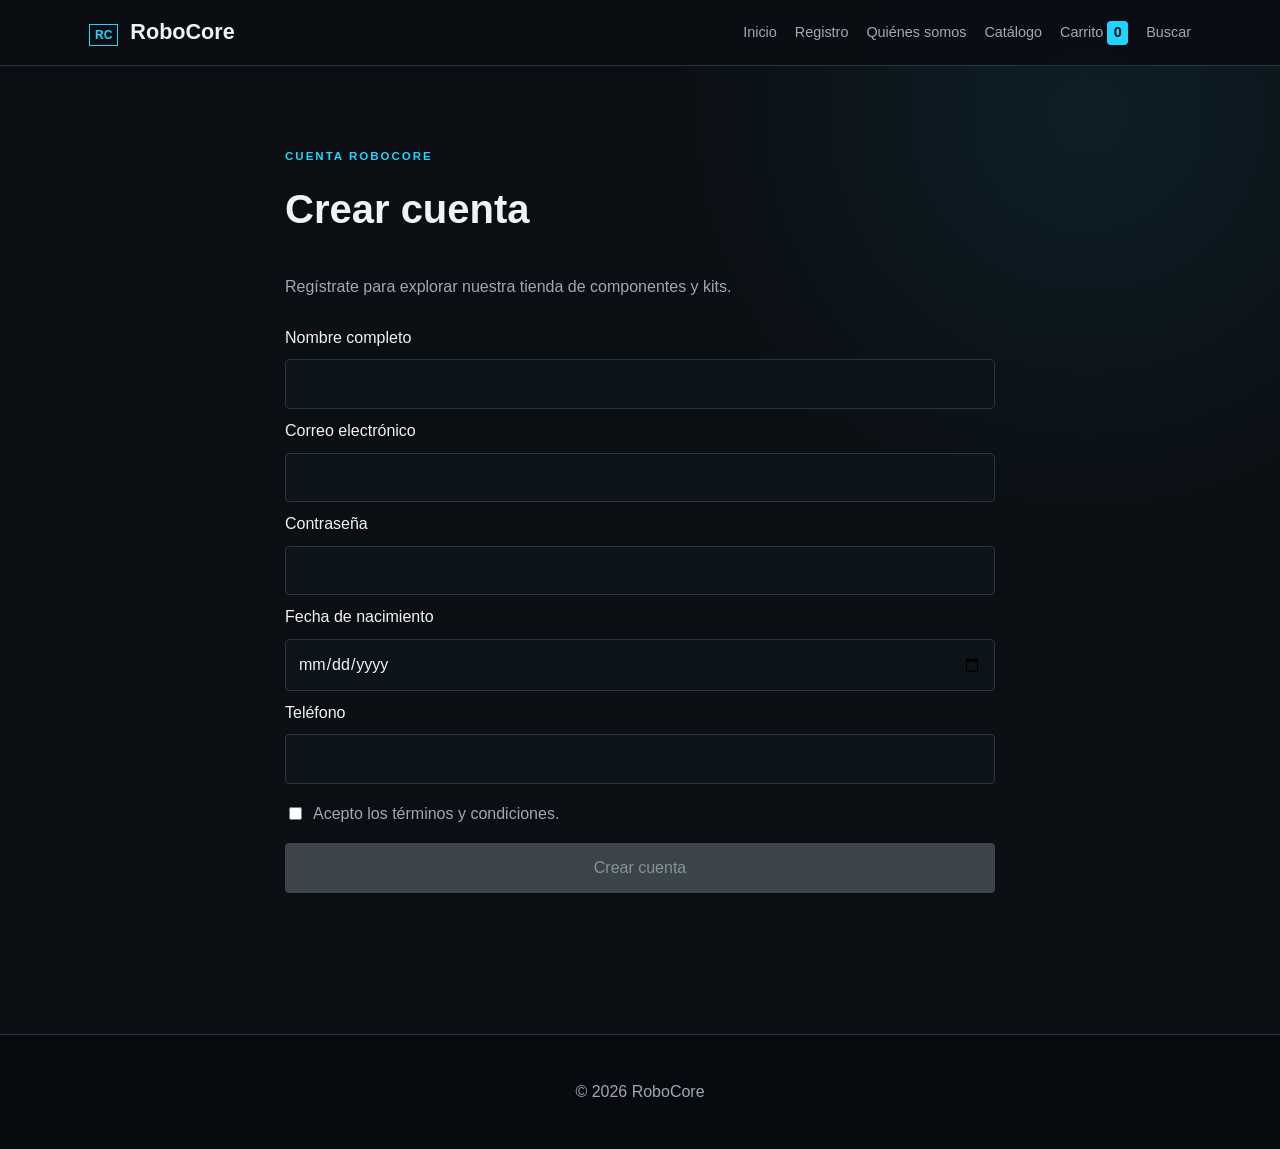
<file: web/registro.html>
<!DOCTYPE html>
<html lang="es">

<head>
    <meta charset="UTF-8">
    <meta name="viewport" content="width=device-width, initial-scale=1.0">
    <title>RoboCore | Registro</title>
    <link rel="stylesheet" href="../assets/styles.css">
</head>

<body>
    <header>
        <nav>
            <a class="logo" href="index.html"><span>RC</span> RoboCore</a>
            <ul>
                <li><a href="../index.html">Inicio</a></li>
                <li><a href="registro.html">Registro</a></li>
                <li><a href="nosotros.html">Quiénes somos</a></li>
                <li><a href="catalogo.html">Catálogo</a></li>
                <li><a href="carrito.html">Carrito <span id="cart-count">0</span></a></li>
                <li><a href="busqueda.html">Buscar</a></li>
            </ul>
        </nav>
    </header>
    <main class="page">
        <section class="section narrow">
            <p class="eyebrow">CUENTA ROBOCORE</p>
            <h1>Crear cuenta</h1>
            <p>Regístrate para explorar nuestra tienda de componentes y kits.</p>
            <form id="registro-form">
                <label for="nombre">Nombre completo</label><input type="text" id="nombre" name="nombre">
                <label for="email">Correo electrónico</label><input type="email" id="email" name="email"
                    pattern="[a-zA-Z0-9._%+-]+@[a-zA-Z0-9.-]+\.[a-zA-Z]{2,}">
                <label for="password">Contraseña</label><input type="password" id="password" name="password">
                <label for="fecha">Fecha de nacimiento</label><input type="date" id="fecha" name="fecha">
                <label for="telefono">Teléfono</label><input type="tel" id="telefono" name="telefono">
                <label class="check"><input type="checkbox" id="terminos" name="terminos"> Acepto los términos y
                    condiciones.</label>
                <button type="submit" id="registro-btn" disabled>Crear cuenta</button>
                <p id="registro-mensaje" class="message"></p>
            </form>
        </section>
    </main>
    <footer>
        <p>&copy; 2026 RoboCore</p>
    </footer>
    <script src="script.js"></script>
</body>

</html>
</file>
<file: assets/styles.css>
* {
    box-sizing: border-box
}

:root {
    --bg: #0b0f14;
    --card: #151d26;
    --card2: #1a2530;
    --text: #edf3f7;
    --muted: #9caab5;
    --line: #293640;
    --cyan: #21d4fd;
    --green: #71f6a0
}

html {
    scroll-behavior: smooth
}

body {
    margin: 0;
    background: radial-gradient(circle at 85% 10%, rgba(33, 212, 253, .08), transparent 28%), var(--bg);
    color: var(--text);
    font-family: Arial, Helvetica, sans-serif;
    line-height: 1.6
}

header {
    background: rgba(11, 15, 20, .97);
    border-bottom: 1px solid var(--line);
    position: sticky;
    top: 0;
    z-index: 10
}

nav {
    max-width: 1150px;
    margin: auto;
    padding: 15px 24px;
    display: flex;
    align-items: center;
    justify-content: space-between;
    gap: 25px
}

.logo {
    color: var(--text);
    text-decoration: none;
    font-size: 1.35rem;
    font-weight: 800
}

.logo span {
    color: var(--cyan);
    border: 1px solid var(--cyan);
    padding: 3px 5px;
    margin-right: 6px;
    font-size: .75rem
}

nav ul {
    list-style: none;
    display: flex;
    flex-wrap: wrap;
    justify-content: center;
    gap: 18px;
    padding: 0;
    margin: 0
}

nav a:not(.logo) {
    color: var(--muted);
    text-decoration: none;
    font-size: .9rem
}

nav a:not(.logo):hover {
    color: var(--cyan)
}

#cart-count {
    display: inline-block;
    min-width: 21px;
    padding: 0 5px;
    border-radius: 4px;
    background: var(--cyan);
    color: #061018;
    text-align: center;
    font-weight: bold
}

.hero {
    max-width: 1150px;
    margin: auto;
    padding: 85px 25px 70px;
    display: grid;
    grid-template-columns: 1.15fr .85fr;
    gap: 60px;
    align-items: center
}

.eyebrow {
    color: var(--cyan);
    letter-spacing: 2px;
    font-size: .72rem;
    font-weight: bold
}

.equipo {
    margin-top: 40px;
    margin-bottom: 40px;
}

.hero h1 {
    font-size: clamp(2.8rem, 6vw, 5.2rem);
    line-height: .98;
    margin: 12px 0 25px;
    letter-spacing: -3px
}

.hero h1 span {
    color: var(--cyan)
}

.hero p:not(.eyebrow) {
    color: var(--muted);
    max-width: 580px;
    font-size: 1.08rem
}

.btn,
button {
    border: 1px solid var(--cyan);
    border-radius: 4px;
    padding: 11px 18px;
    background: var(--cyan);
    color: #061018;
    cursor: pointer;
    font-weight: 800;
    text-decoration: none;
    display: inline-block;
    font: inherit
}

.btn {
    margin-top: 12px
}

.btn:hover,
button:hover {
    background: var(--green);
    border-color: var(--green)
}

.btn.secondary {
    background: transparent;
    color: var(--cyan)
}

button:disabled {
    background: #3b444b;
    border-color: #3b444b;
    color: #87929a;
    cursor: not-allowed
}

.circuit-card {
    min-height: 360px;
    border: 1px solid var(--line);
    background: linear-gradient(rgba(33, 212, 253, .04) 1px, transparent 1px), linear-gradient(90deg, rgba(33, 212, 253, .04) 1px, transparent 1px), #0e151c;
    background-size: 28px 28px;
    position: relative;
    overflow: hidden;
    box-shadow: 0 0 50px rgba(33, 212, 253, .06)
}

.chip {
    position: absolute;
    width: 150px;
    height: 150px;
    left: 50%;
    top: 50%;
    transform: translate(-50%, -50%);
    display: grid;
    place-content: center;
    text-align: center;
    border: 2px solid var(--cyan);
    background: #101a22;
    box-shadow: 0 0 35px rgba(33, 212, 253, .25)
}

.chip span {
    color: var(--cyan);
    font-size: .7rem;
    letter-spacing: 2px
}

.chip strong {
    font-size: 1.5rem
}

.circuit-line {
    position: absolute;
    height: 2px;
    background: var(--cyan);
    opacity: .7
}

.line-a {
    width: 35%;
    top: 30%;
    left: 0
}

.line-b {
    width: 30%;
    top: 70%;
    right: 0
}

.line-c {
    width: 18%;
    top: 15%;
    right: 8%;
    transform: rotate(90deg)
}

.node {
    position: absolute;
    width: 9px;
    height: 9px;
    border-radius: 50%;
    background: var(--green);
    box-shadow: 0 0 12px var(--green)
}

.node-a {
    left: 22%;
    top: calc(30% - 3px)
}

.node-b {
    right: 22%;
    top: calc(70% - 3px)
}

.node-c {
    right: 17%;
    top: 25%
}

.section {
    max-width: 1150px;
    margin: 30px auto;
    padding: 40px 25px
}

.section h1 {
    font-size: 2.5rem;
    margin-top: 5px
}

.section h2 {
    margin-top: 5px
}

.section>p:not(.eyebrow),
.note {
    color: var(--muted)
}

.more-info {
    margin-top: 30px;
    padding: 25px;
    background: var(--card);
    border: 1px solid var(--line);
}

.more-info h2 {
    color: var(--cyan);
    margin-top: 5px;
}

.more-info p {
    color: var(--muted);
}

.hidden-info {
    display: none;
}

#ver-mas-btn {
    margin-top: 10px;
}

.equipo {
    margin-top: 40px;
    margin-bottom: 25px;
}

.category-list {
    list-style: none;
    padding: 0;
    margin-top: 25px;
    display: grid;
    grid-template-columns: repeat(3, 1fr);
    gap: 12px
}

.category-list li {
    border: 1px solid var(--line);
    background: var(--card);
    min-height: 125px;
    transition: .2s
}

.category-list li:hover {
    border-color: var(--cyan);
    transform: translateY(-3px)
}

.category-list a {
    display: block;
    height: 100%;
    padding: 22px;
    color: var(--text);
    text-decoration: none
}

.category-list strong,
.category-list span {
    display: block
}

.category-list span {
    color: var(--muted);
    font-size: .85rem;
    margin-top: 5px
}

.project-banner {
    border: 1px solid var(--line);
    background: linear-gradient(100deg, #111c25, #10161d);
    display: flex;
    justify-content: space-between;
    align-items: center;
    gap: 30px
}

.external-link {
    color: var(--cyan)
}

.narrow {
    max-width: 760px
}

form {
    display: grid;
    gap: 9px;
    margin-top: 25px
}

input {
    width: 100%;
    padding: 11px 12px;
    border: 1px solid var(--line);
    border-radius: 4px;
    background: #0c1319;
    color: var(--text);
    font: inherit
}

input:focus {
    outline: 1px solid var(--cyan)
}

.check {
    display: flex;
    align-items: center;
    gap: 8px;
    margin: 8px 0;
    color: var(--muted)
}

.check input {
    width: auto
}

.message {
    color: var(--cyan);
    font-weight: bold
}

table {
    width: 100%;
    border-collapse: collapse;
    margin: 25px 0;
    background: var(--card)
}

th,
td {
    border: 1px solid var(--line);
    padding: 13px;
    text-align: left
}

th {
    background: #1a2530;
    color: var(--cyan)
}

.products {
    display: grid;
    grid-template-columns: repeat(4, 1fr);
    gap: 15px;
    margin-top: 20px
}

.catalog-group {
    scroll-margin-top: 95px;
    margin-top: 55px
}

.catalog-group > h2 {
    color: var(--cyan);
    border-bottom: 1px solid var(--line);
    padding-bottom: 10px;
    margin-bottom: 0
}

.catalog-categories {
    display: flex;
    flex-wrap: wrap;
    gap: 8px;
    margin-top: 25px
}

.catalog-categories a {
    color: var(--cyan);
    text-decoration: none;
    border: 1px solid var(--line);
    background: var(--card);
    padding: 8px 12px;
    font-size: .85rem
}

.catalog-categories a:hover {
    border-color: var(--cyan)
}

.product {
    border: 1px solid var(--line);
    background: var(--card);
    padding: 15px;
    display: flex;
    flex-direction: column;
    transition: .2s
}

.product:hover {
    background: var(--card2);
    border-color: #40515d;
    transform: translateY(-3px)
}

.product h2 {
    font-size: 1.05rem;
    margin: 8px 0
}

.product p {
    color: var(--muted);
    font-size: .87rem
}

.product strong {
    color: var(--green);
    font-size: 1.15rem;
    margin: auto 0 14px
}

.product-image {
    height: 145px;
    background: #0d141b;
    border: 1px solid #26343e;
    overflow: hidden
}

.product-image img {
    width: 100%;
    height: 100%;
    object-fit: contain;
    display: block
}

.tag {
    display: inline-block;
    color: var(--cyan);
    font-size: .62rem;
    letter-spacing: 1px;
    margin-top: 12px
}

.cart-item {
    background: var(--card);
    border: 1px solid var(--line);
    padding: 18px;
    margin: 12px 0;
    display: flex;
    align-items: center;
    justify-content: space-between;
    gap: 20px
}

.cart-item h2 {
    margin: 3px 0;
    font-size: 1.05rem
}

.cart-item p {
    color: var(--muted);
    margin: 0
}

.quantity {
    width: 90px
}

.total-box {
    margin-top: 20px;
    padding: 20px;
    background: var(--cyan);
    color: #061018;
    display: flex;
    justify-content: space-between;
    font-weight: bold
}

.search-row {
    display: flex;
    gap: 10px
}

.results {
    margin-top: 25px;
    padding: 22px;
    min-height: 130px;
    background: var(--card);
    border: 1px solid var(--line)
}

.results h2 {
    color: var(--cyan)
}

.results ul {
    padding-left: 22px
}

.results li {
    margin: 8px 0
}

.search-category {
    color: var(--muted);
    font-size: .8rem
}

footer {
    margin-top: 60px;
    padding: 28px;
    text-align: center;
    background: #070a0e;
    border-top: 1px solid var(--line);
    color: var(--muted)
}

footer strong {
    color: var(--cyan)
}

.external-links {
    list-style: none;
    padding: 0;
}

@media(max-width:850px) {
    nav {
        flex-direction: column
    }

    .hero {
        grid-template-columns: 1fr;
        padding-top: 50px
    }

    .category-list,
    .products {
        grid-template-columns: repeat(2, 1fr)
    }
}

@media(max-width:520px) {
    .category-list,
    .products {
        grid-template-columns: 1fr
    }

    .project-banner,
    .search-row,
    .cart-item {
        flex-direction: column;
        align-items: stretch
    }

    .hero h1 {
        letter-spacing: -2px
    }
}
</file>
